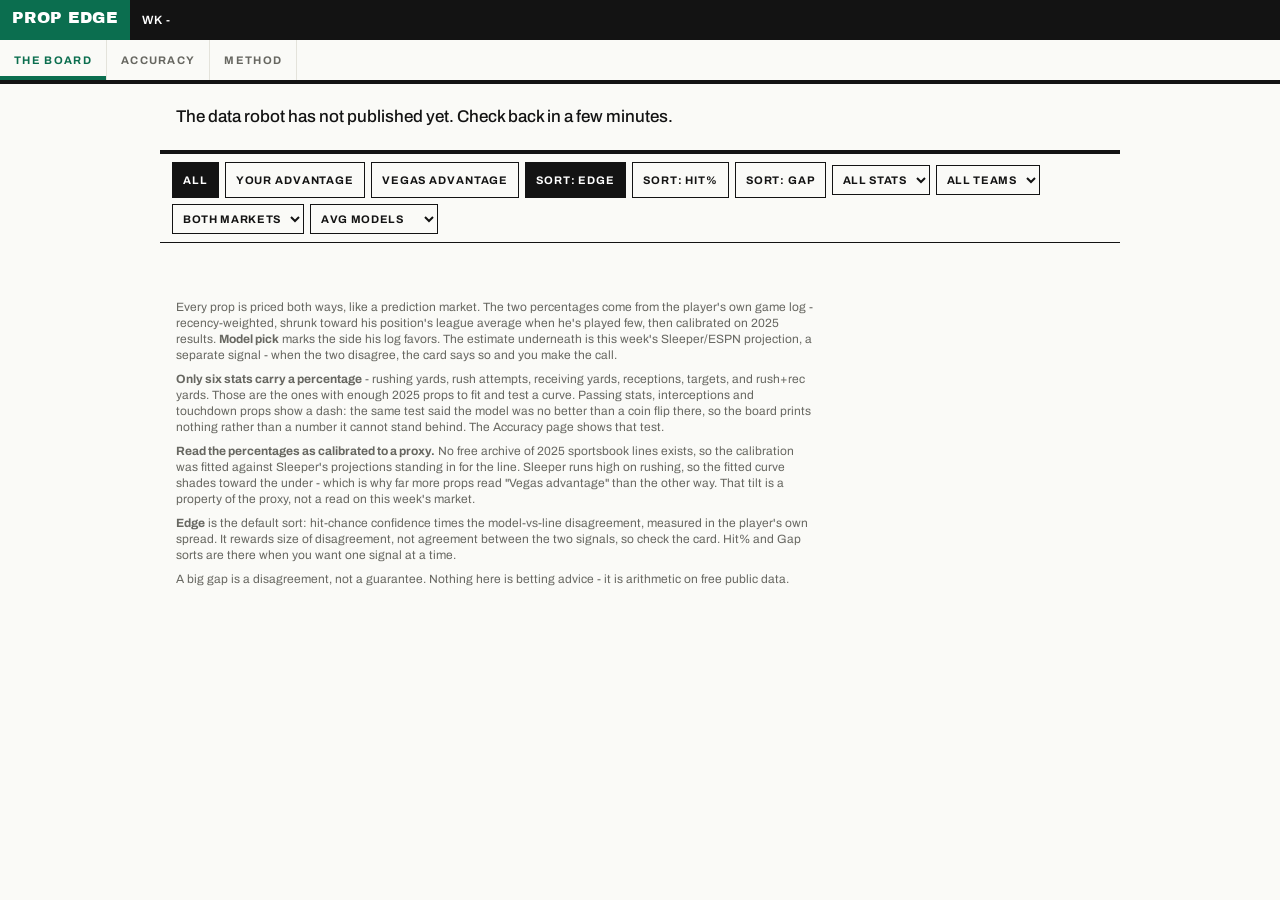
<file: index.html>
<!DOCTYPE html>
<html lang="en">
<head>
<meta charset="UTF-8" />
<meta name="viewport" content="width=device-width, initial-scale=1.0" />
<title>Prop Edge - The board</title>
<meta name="description" content="NFL player props: two free projection models against the real market lines, ranked by the size of the disagreement." />
<link rel="preconnect" href="https://fonts.googleapis.com" />
<link rel="preconnect" href="https://fonts.gstatic.com" crossorigin />
<link href="https://fonts.googleapis.com/css2?family=Archivo+Black&family=Archivo:wght@400;500;600;700&display=swap" rel="stylesheet" />
<link rel="stylesheet" href="ui.css" />
</head>
<body>
<div class="bug"><span class="b1"><a href="index.html">PROP EDGE</a></span><span class="b2" id="bug-week">WK -</span><span class="b3" id="bug-upd"></span></div>
<nav class="pagenav">
<a href="index.html" class="on">THE BOARD</a>
<a href="accuracy.html">ACCURACY</a>
<a href="method.html">METHOD</a>
</nav>
<main>
<p class="lede" id="lede">Loading the board - pulling the latest lines and projections.</p>
<div class="filters" id="filters">
  <button class="fbtn on" data-side="all">ALL</button>
  <button class="fbtn over" data-side="over">YOUR ADVANTAGE</button>
  <button class="fbtn under" data-side="under">VEGAS ADVANTAGE</button>
  <button class="fbtn srt on" data-sort="edge">SORT: EDGE</button>
  <button class="fbtn srt" data-sort="hit">SORT: HIT%</button>
  <button class="fbtn srt" data-sort="gap">SORT: GAP</button>
  <select id="sel-stat" aria-label="Stat filter"><option value="">ALL STATS</option></select>
  <select id="sel-team" aria-label="Team filter"><option value="">ALL TEAMS</option></select>
  <select id="sel-src" aria-label="Market source">
    <option value="">BOTH MARKETS</option><option value="fanduel">FANDUEL</option><option value="prizepicks">PRIZEPICKS</option>
  </select>
  <select id="sel-model" aria-label="Projection source">
    <option value="avg">AVG MODELS</option><option value="sleeper">SLEEPER ONLY</option><option value="espn">ESPN ONLY</option>
  </select>
  <span class="count" id="count"></span>
</div>
<div id="board"></div>
<p class="note" id="datanote"></p>
<section class="colophon">
<p>Every prop is priced both ways, like a prediction market. The two percentages come from the player's own game log - recency-weighted, shrunk toward his position's league average when he's played few, then calibrated on 2025 results. <b>Model pick</b> marks the side his log favors. The estimate underneath is this week's Sleeper/ESPN projection, a separate signal - when the two disagree, the card says so and you make the call.</p>
<p><b>Only six stats carry a percentage</b> - rushing yards, rush attempts, receiving yards, receptions, targets, and rush+rec yards. Those are the ones with enough 2025 props to fit and test a curve. Passing stats, interceptions and touchdown props show a dash: the same test said the model was no better than a coin flip there, so the board prints nothing rather than a number it cannot stand behind. The Accuracy page shows that test.</p>
<p><b>Read the percentages as calibrated to a proxy.</b> No free archive of 2025 sportsbook lines exists, so the calibration was fitted against Sleeper's projections standing in for the line. Sleeper runs high on rushing, so the fitted curve shades toward the under - which is why far more props read "Vegas advantage" than the other way. That tilt is a property of the proxy, not a read on this week's market.</p>
<p><b>Edge</b> is the default sort: hit-chance confidence times the model-vs-line disagreement, measured in the player's own spread. It rewards size of disagreement, not agreement between the two signals, so check the card. Hit% and Gap sorts are there when you want one signal at a time.</p>
<p>A big gap is a disagreement, not a guarantee. Nothing here is betting advice - it is arithmetic on free public data.</p>
</section>
</main>
<script>
const SB_URL = "https://aahqagqztanltejsqjom.supabase.co";
const SB_KEY = "eyJhbGciOiJIUzI1NiIsInR5cCI6IkpXVCJ9.eyJpc3MiOiJzdXBhYmFzZSIsInJlZiI6ImFhaHFhZ3F6dGFubHRlanNxam9tIiwicm9sZSI6ImFub24iLCJpYXQiOjE3ODg4OTU3MjIsImV4cCI6MjEwNDQ3MTcyMn0.GWQZZ0Sp45Q6mW8Fz3DYF2Gj-LEURBMa7HoWvBgXmaE";
const TZ = "America/Chicago";
const STAT_LABEL = {pass_yds:"Passing yards",pass_tds:"Passing TDs",pass_att:"Pass attempts",pass_comp:"Completions",pass_int:"Interceptions",rush_yds:"Rushing yards",rush_tds:"Rushing TDs",rush_att:"Rush attempts",rec_yds:"Receiving yards",rec:"Receptions",rec_tds:"Receiving TDs",rec_tgt:"Targets",rush_rec_yds:"Rush + receiving yards",pass_rush_yds:"Pass + rush yards",long_rec:"Longest reception",long_rush:"Longest rush",long_comp:"Longest completion",any_td:"Touchdowns"};
const UNIT = {pass_yds:"yards",pass_tds:"touchdowns",pass_att:"attempts",pass_comp:"completions",pass_int:"interceptions",rush_yds:"yards",rush_tds:"touchdowns",rush_att:"carries",rec_yds:"yards",rec:"receptions",rec_tds:"touchdowns",rec_tgt:"targets",rush_rec_yds:"yards",pass_rush_yds:"yards",long_rec:"yards",long_rush:"yards",long_comp:"yards",any_td:"touchdowns"};
const esc=s=>String(s??"").replace(/[&<>"']/g,c=>({"&":"&amp;","<":"&lt;",">":"&gt;",'"':"&quot;","'":"&#39;"}[c]));
const fmt=(n,d=1)=>n==null?"—":Number(n).toLocaleString("en-US",{maximumFractionDigits:d});
let ROWS=[], META={}, SIDE="all", MODEL="avg", PC=null, PG=null, SORT="edge", PM=null;

// Mirrors norm_name() in scripts/backtest.py. Python does
// NFKD -> encode("ascii","ignore"), which drops EVERY non-ASCII code point, not
// just combining marks: a curly apostrophe (U+2019) and an undecomposable letter
// (o-slash) both vanish there. Stripping only \u0300-\u036f here left
// "Ja<U+2019>Marr Chase" as a different key in JS than in Python and silently
// lost that player's curve, so drop all non-ASCII the same way.
function normName(s){
  return String(s||"").normalize("NFKD").replace(/[^\x00-\x7f]/g,"")
    .toLowerCase().replace(/\./g,"").replace(/'/g,"").replace(/-/g," ")
    .replace(/\b(jr|sr|ii|iii|iv|v)\b\.?/g,"").replace(/\s+/g," ").trim();
}
function erf(x){
  const s=x<0?-1:1, ax=Math.abs(x), t=1/(1+0.3275911*ax);
  const y=1-((((((1.061405429*t-1.453152027)*t)+1.421413741)*t-0.284496736)*t+0.254829592)*t)*Math.exp(-ax*ax);
  return s*y;
}
function interpCalib(xs,ys,p){
  if(p<=xs[0])return ys[0];
  if(p>=xs[xs.length-1])return ys[ys.length-1];
  let lo=0,hi=xs.length-1;
  while(hi-lo>1){const m=(lo+hi)>>1; if(xs[m]<=p)lo=m; else hi=m;}
  const span=(xs[hi]-xs[lo])||1;
  return ys[lo]+(p-xs[lo])/span*(ys[hi]-ys[lo]);
}
// P(X > line) for a Poisson count -- mirrors p_over_poisson() in backtest.py.
function poisOver(mean,line){
  const lam=Math.max(mean,1e-6);
  const k=(line!==Math.floor(line))?Math.ceil(line)-1:line;
  if(k<0)return 0.98;
  let cdf=0,term=Math.exp(-lam);
  for(let i=0;i<=k;i++){if(i)term*=lam/i;cdf+=term;}
  return Math.max(0.02,Math.min(0.98,1-cdf));
}
// Whether this stat earned a displayed probability. The backend already omits
// unpublished curves, but the board must not depend on that alone: a stale or
// partially written payload would otherwise resurrect the stats the 2025
// holdout says are coin flips, and those are exactly the ones that produced
// 90-98% "locks". So re-apply the gate here from whatever the payload carries,
// most authoritative first, and fail closed.
function statPublished(stat){
  if(!(PC&&PC[stat]))return false;                    // no curve shipped at all
  const g=(PG&&PG[stat])||null;
  if(g&&typeof g.published==="boolean")return g.published;
  if(PM&&Array.isArray(PM.published_stats))return PM.published_stats.indexOf(stat)>=0;
  // Older payload with no gate recorded: derive it from the graded sample the
  // payload does carry. Same threshold the backend uses (MIN_PAIRS).
  const minN=(PM&&PM.min_pairs)||1000;
  return !!(g&&typeof g.n==="number"&&g.n>=minN);
}
function playerHit(r){
  if(!statPublished(r.stat))return null;
  const c=PC[r.stat][normName(r.player)]; if(!c)return null;
  const dist=(PM&&PM.dist&&PM.dist[r.stat])||"normal";
  let p=dist==="poisson"?poisOver(c[1],r.line)
                        :0.5*(1+erf((c[1]-r.line)/(c[2]*Math.SQRT2)));
  p=Math.max(0.02,Math.min(0.98,p));
  const g=PG&&PG[r.stat];
  if(g&&g.calib_x&&g.calib_y&&g.calib_x.length)p=interpCalib(g.calib_x,g.calib_y,p);
  return {p:p,n:c[0],m:c[1],s:c[2]};
}

function projOf(r){
  const s=r.sleeper_proj, e=r.espn_proj;
  if(MODEL==="sleeper")return s;
  if(MODEL==="espn")return e;
  if(s!=null&&e!=null)return (s+e)/2;
  return s!=null?s:e;
}
function edgeOf(r){const p=projOf(r);return p==null?null:p-r.line;}
function passes(r){
  if(edgeOf(r)==null)return false;
  const st=document.getElementById("sel-stat").value; if(st&&r.stat!==st)return false;
  const tm=document.getElementById("sel-team").value; if(tm&&r.team!==tm)return false;
  const sc=document.getElementById("sel-src").value; if(sc&&r.source!==sc)return false;
  return true;
}
function barScale(rows){let m=10;for(const r of rows){const a=Math.abs(edgeOf(r)||0);if(a>m)m=a}return m;}
function edgeScore(r,h){
  if(!h)return -1;
  const gap=edgeOf(r); if(gap==null||!h.s)return -1;
  return (Math.max(h.p,1-h.p)-0.5)*(Math.abs(gap)/h.s);
}
function render(){
  const rows=ROWS.filter(passes).map(r=>({r,h:playerHit(r)}))
    .filter(({h})=>SIDE==="all"||(h&&(SIDE==="over"?h.p>=0.5:h.p<0.5)))
    .sort((a,b)=>{
      if(SORT==="gap")return Math.abs(edgeOf(b.r)||0)-Math.abs(edgeOf(a.r)||0);
      if(SORT==="hit"){
        const ka=a.h==null?-1:Math.abs(a.h.p-.5), kb=b.h==null?-1:Math.abs(b.h.p-.5);
        return kb-ka;
      }
      return edgeScore(b.r,b.h)-edgeScore(a.r,a.h);
    });
  document.getElementById("count").textContent=rows.length+" PROPS";
  const wrap=document.getElementById("board");wrap.innerHTML="";
  if(!rows.length){wrap.innerHTML='<p class="sec-note">Nothing on the board with these filters. Loosen one.</p>';return}
  for(const {r,h} of rows.slice(0,400)){
    const p=projOf(r), gap=p==null?null:p-r.line, you=h?h.p>=0.5:(gap!=null&&gap>0);
    const unit=UNIT[r.stat]||"";
    const statL=STAT_LABEL[r.stat]||r.stat;
    const k=r.kickoff?new Date(r.kickoff).toLocaleString("en-US",{timeZone:TZ,weekday:"short",hour:"numeric",minute:"2-digit"}):"";
    const hp=h==null?null:Math.round(h.p*100);
    const up=h==null?null:Math.round((1-h.p)*100);
    const pickOver=h?h.p>=0.5:(gap!=null&&gap>0);
    const noStat=!statPublished(r.stat);
    const say = h==null
      ? `${esc(r.player)}: the model says <b>${fmt(p)}</b>, the line is <b>${fmt(r.line)}</b>${gap==null?"":` - that is <b>${fmt(Math.abs(gap))} ${unit}</b> ${gap>0?"above":"under"} the number`}. ${noStat?"The player model is not validated for this stat, so there is no hit chance to show.":"No player curve yet, so no honest hit chance."}`
      : you
      ? `${esc(r.player)}: across <b>${h.n}</b> of his own tracked games he averages <b>${fmt(h.m)}</b> ${unit} - that clears the <b>${fmt(r.line)}</b> line <b>${hp}%</b> of the time. Your advantage.`
      // hp is the OVER chance; the under sentence needs its complement (up).
      : `${esc(r.player)}: across <b>${h.n}</b> of his own tracked games he averages <b>${fmt(h.m)}</b> ${unit} - that stays under the <b>${fmt(r.line)}</b> line <b>${up}%</b> of the time. Vegas advantage.`;
    const slT=r.sleeper_proj!=null?`Sleeper says <b>${fmt(r.sleeper_proj)}</b>`:"No Sleeper number";
    const esT=r.espn_proj!=null?`ESPN says <b>${fmt(r.espn_proj)}</b>`:"no ESPN number";
    const box=document.createElement("div");box.className="prop";
    box.innerHTML=`
      <button class="prow" type="button" aria-expanded="false">
        <span class="mk-top">
          <span class="mk-id">
            <span class="mk-player">${esc(r.player)}<em>${esc(r.team||"")}</em></span>
            <span class="mk-sub">${esc(statL)}${k?" · "+esc(k):""} · ${r.source==="fanduel"?"FANDUEL":"PRIZEPICKS"}</span>
          </span>
        </span>
        <span class="mk-mkt">
          <span class="mk-opt">
            <span class="mk-opt-top"><span class="mk-ask">OVER ${fmt(r.line)}${pickOver&&h?'<i class="mk-pick">MODEL PICK</i>':""}</span><span class="mk-price over">${hp==null?"—":hp+"%"}</span></span>
            <span class="mk-bar" aria-hidden="true"><span class="mk-tick"></span><span class="mk-fill over" style="width:${hp==null?0:hp}%"></span></span>
          </span>
          <span class="mk-opt">
            <span class="mk-opt-top"><span class="mk-ask">UNDER ${fmt(r.line)}${!pickOver&&h?'<i class="mk-pick">MODEL PICK</i>':""}</span><span class="mk-price under">${up==null?"—":up+"%"}</span></span>
            <span class="mk-bar" aria-hidden="true"><span class="mk-tick"></span><span class="mk-fill under" style="width:${up==null?0:up}%"></span></span>
          </span>
        </span>
        <span class="mk-data">
          <span><small>LINE</small><b>${fmt(r.line)}</b></span>
          <span><small>ESTIMATE</small><b>${fmt(p)}</b></span>
          <span><small>GAP</small><b>${gap==null||Math.abs(gap)<0.05?"0":(gap>0?"+":"−")+fmt(Math.abs(gap))}</b></span>
          <span><small>BASIS</small><b>${h?h.n+" GMS":"NO CURVE"}</b></span>
        </span>
      </button>
      <div class="pdet">
        <p class="psay">${say}</p>
        <p>${slT} · ${esT}. Showing the ${MODEL==="avg"?"average of the two":MODEL} estimate.</p>
        ${h?`<p>Hit chance basis: <b>${h.n}</b> of his tracked ${esc(statL.toLowerCase())} games (avg ${fmt(h.m)}, spread ${fmt(h.s)}), recency-weighted and shrunk toward his position's league average, then calibrated on 2025 results. Calibrated against Sleeper's projections, not against real sportsbook lines - the Method page explains what that does and does not buy you.</p>`
            :noStat?`<p>No hit chance for ${esc(statL.toLowerCase())}. On the 2025 walk-forward test this stat had too few graded props to fit and check a curve, and the model scored at or below a coin flip on it - so the board shows nothing rather than a number it cannot stand behind. The gap above is still real arithmetic.</p>`
                   :`<p>No player curve for ${esc(r.player)} on this stat yet (under 3 tracked games), so no honest hit chance - the gap is still real arithmetic.</p>`}
        ${h&&gap!=null&&Math.abs(gap)>0.05&&((h.p>=0.5)!==(gap>0))?`<p><b>These two signals disagree.</b> His game log points ${h.p>=0.5?"over":"under"} while this week's projection points ${gap>0?"over":"under"}. The hit% only knows his history; the projection is the only part that knows this week's matchup and role.</p>`:""}
        ${r.game?`<p><b>${esc(r.game)}</b>${k?" · "+esc(k):""}${r.over_odds?` · ${r.over_odds>0?"+":""}${r.over_odds}/${r.under_odds>0?"+":""}${r.under_odds}`:""}</p>`:(k?`<p><b>${esc(k)}</b>${r.over_odds?` · ${r.over_odds>0?"+":""}${r.over_odds}/${r.under_odds>0?"+":""}${r.under_odds}`:""}</p>`:"")}
      </div>`;
    box.querySelector(".prow").addEventListener("click",()=>{const o=box.classList.toggle("open");box.querySelector(".prow").setAttribute("aria-expanded",String(o))});
    wrap.appendChild(box);
  }
  if(rows.length>400){const p=document.createElement("p");p.className="sec-note";p.textContent=`Showing the 400 strongest of ${rows.length}. Filter down for the rest.`;wrap.appendChild(p)}
}
// latest_board holds the newest run PER LEAGUE, so the read has to filter to
// nfl or the CFB rows come with it. And PostgREST enforces its own max-rows
// (1000 here) server-side: a bigger `limit` does NOT raise it, it is silently
// capped, which was dropping ~350 of the 1351 NFL props and skewing the counts
// in the lede. Page through with offset instead, under a total ordering so a
// row cannot be duplicated or skipped across a page boundary.
const BOARD_ORDER="order=player.asc,stat.asc,line.asc,source.asc,kickoff.asc";
async function fetchBoard(pageSize=1000,maxPages=12){
  const h={apikey:SB_KEY,Authorization:"Bearer "+SB_KEY};
  const out=[];
  for(let p=0;p<maxPages;p++){
    const r=await fetch(`${SB_URL}/rest/v1/latest_board?select=*&league=eq.nfl&${BOARD_ORDER}&offset=${p*pageSize}&limit=${pageSize}`,{headers:h});
    if(!r.ok)throw new Error("board "+r.status);
    const d=await r.json();
    out.push(...d);
    if(d.length<pageSize)break;   // short page = last page
  }
  return out;
}
async function load(){
  try{
    ROWS=await fetchBoard();
    const m=await fetch(`${SB_URL}/rest/v1/runs?select=*&order=id.desc&limit=1`,{headers:{apikey:SB_KEY,Authorization:"Bearer "+SB_KEY}}).then(x=>x.json());
    META=(m&&m[0])||{};
    const bt=await fetch(`${SB_URL}/rest/v1/backtest?select=payload&id=eq.latest`,{headers:{apikey:SB_KEY,Authorization:"Bearer "+SB_KEY}}).then(x=>x.json());
    const pl=(bt&&bt[0]&&bt[0].payload)||{};
    PC=pl.player_curves||null; PG=pl.player_model_grade||null; PM=pl.player_model||null;
  }catch(err){
    document.getElementById("lede").textContent="The data robot has not published yet. Check back in a few minutes.";
    return;
  }
  const wk=META.week||"-";
  document.getElementById("bug-week").textContent="WK "+wk+" · "+(META.season||"");
  const u=META.taken_at?new Date(META.taken_at):null;
  document.getElementById("bug-upd").textContent=u?("UPD "+u.toLocaleString("en-US",{timeZone:TZ,month:"short",day:"numeric",hour:"numeric",minute:"2-digit"}).toUpperCase()):"";
  const stats=[...new Set(ROWS.map(r=>r.stat))].sort((a,b)=>(STAT_LABEL[a]||a).localeCompare(STAT_LABEL[b]||b));
  document.getElementById("sel-stat").innerHTML='<option value="">ALL STATS</option>'+stats.map(s=>`<option value="${esc(s)}">${esc((STAT_LABEL[s]||s).toUpperCase())}</option>`).join("");
  const teams=[...new Set(ROWS.map(r=>r.team).filter(Boolean))].sort();
  document.getElementById("sel-team").innerHTML='<option value="">ALL TEAMS</option>'+teams.map(t=>`<option>${esc(t)}</option>`).join("");
  const joined=ROWS.filter(r=>r.sleeper_proj!=null||r.espn_proj!=null).length;
  const priced=ROWS.filter(r=>playerHit(r)!=null).length;
  document.getElementById("lede").innerHTML=`Every NFL player prop on two free markets: <b>${joined} props</b> with a model number and a gap. <b>${priced}</b> of them also carry a hit chance - the six stats where the 2025 test says the player model earned one. Ranked by edge.`;
  const c=META.counts||{};
  document.getElementById("datanote").textContent=`Last pull: ${c.fanduel??"—"} FanDuel lines, ${c.prizepicks??"—"} PrizePicks lines, ${c.sleeper_proj??"—"} Sleeper projections, ${c.espn_proj??"—"} ESPN projections. NFL only; props with no model number are hidden by default.`;
  render();
}
// Scope each handler to its own group. ".fbtn" also matched the sort buttons,
// so a click on SORT: HIT% set SIDE to undefined and the side filter then kept
// only props with h.p < 0.5 -- every over-side prop vanished from the board.
document.querySelectorAll(".fbtn:not(.srt)").forEach(b=>b.addEventListener("click",()=>{
  SIDE=b.dataset.side;
  document.querySelectorAll(".fbtn:not(.srt)").forEach(x=>x.classList.toggle("on",x===b));
  render();
}));
document.querySelectorAll(".fbtn.srt").forEach(b=>b.addEventListener("click",()=>{
  SORT=b.dataset.sort;
  document.querySelectorAll(".fbtn.srt").forEach(x=>x.classList.toggle("on",x===b));
  render();
}));
["sel-stat","sel-team","sel-src"].forEach(id=>document.getElementById(id).addEventListener("change",render));
document.getElementById("sel-model").addEventListener("change",e=>{MODEL=e.target.value;render()});
load();
</script>
</body>
</html>
</file>
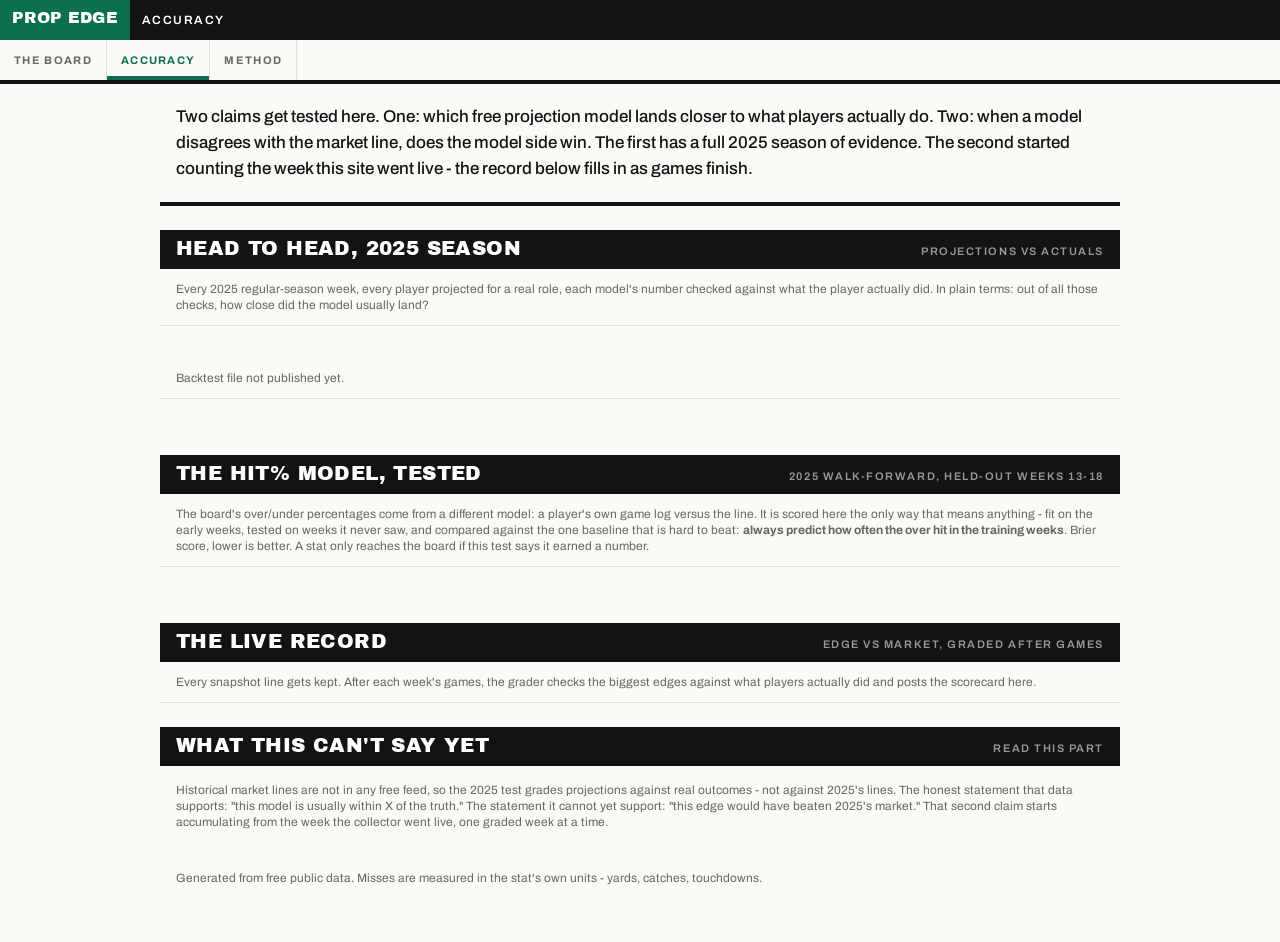
<file: accuracy.html>
<!DOCTYPE html>
<html lang="en">
<head>
<meta charset="UTF-8" />
<meta name="viewport" content="width=device-width, initial-scale=1.0" />
<title>Prop Edge - Accuracy</title>
<meta name="description" content="How often the free projection models are right, and whether the edge actually edges." />
<link rel="preconnect" href="https://fonts.googleapis.com" />
<link rel="preconnect" href="https://fonts.gstatic.com" crossorigin />
<link href="https://fonts.googleapis.com/css2?family=Archivo+Black&family=Archivo:wght@400;500;600;700&display=swap" rel="stylesheet" />
<link rel="stylesheet" href="ui.css" />
</head>
<body>
<div class="bug"><span class="b1"><a href="index.html">PROP EDGE</a></span><span class="b2">ACCURACY</span><span class="b3" id="bug-upd"></span></div>
<nav class="pagenav">
<a href="index.html">THE BOARD</a>
<a href="accuracy.html" class="on">ACCURACY</a>
<a href="method.html">METHOD</a>
</nav>
<main>
<p class="lede">Two claims get tested here. One: which free projection model lands closer to what players actually do. Two: when a model disagrees with the market line, does the model side win. The first has a full 2025 season of evidence. The second started counting the week this site went live - the record below fills in as games finish.</p>

<div class="strip-head"><h2>HEAD TO HEAD, 2025 SEASON</h2><span>PROJECTIONS VS ACTUALS</span></div>
<p class="sec-note">Every 2025 regular-season week, every player projected for a real role, each model's number checked against what the player actually did. In plain terms: out of all those checks, how close did the model usually land?</p>
<p class="note" id="verdict"></p>
<div id="cmp"></div>

<p class="note" id="weeks-note"></p>

<div class="strip-head"><h2>THE HIT% MODEL, TESTED</h2><span>2025 WALK-FORWARD, HELD-OUT WEEKS 13-18</span></div>
<p class="sec-note">The board's over/under percentages come from a different model: a player's own game log versus the line. It is scored here the only way that means anything - fit on the early weeks, tested on weeks it never saw, and compared against the one baseline that is hard to beat: <b>always predict how often the over hit in the training weeks</b>. Brier score, lower is better. A stat only reaches the board if this test says it earned a number.</p>
<div id="pm"></div>
<p class="note" id="pm-note"></p>

<div class="strip-head"><h2>THE LIVE RECORD</h2><span>EDGE VS MARKET, GRADED AFTER GAMES</span></div>
<p class="sec-note" id="live-note">Every snapshot line gets kept. After each week's games, the grader checks the biggest edges against what players actually did and posts the scorecard here.</p>
<div id="live"></div>

<div class="strip-head"><h2>WHAT THIS CAN'T SAY YET</h2><span>READ THIS PART</span></div>
<p class="note" id="limits">Historical market lines are not in any free feed, so the 2025 test grades projections against real outcomes - not against 2025's lines. The honest statement that data supports: "this model is usually within X of the truth." The statement it cannot yet support: "this edge would have beaten 2025's market." That second claim starts accumulating from the week the collector went live, one graded week at a time.</p>
<section class="colophon"><p>Generated from free public data. Misses are measured in the stat's own units - yards, catches, touchdowns.</p></section>
</main>
<script>
const SB_URL="https://aahqagqztanltejsqjom.supabase.co", SB_KEY="eyJhbGciOiJIUzI1NiIsInR5cCI6IkpXVCJ9.eyJpc3MiOiJzdXBhYmFzZSIsInJlZiI6ImFhaHFhZ3F6dGFubHRlanNxam9tIiwicm9sZSI6ImFub24iLCJpYXQiOjE3ODg4OTU3MjIsImV4cCI6MjEwNDQ3MTcyMn0.GWQZZ0Sp45Q6mW8Fz3DYF2Gj-LEURBMa7HoWvBgXmaE";
const STAT_LABEL={pass_yds:"Passing yards",pass_tds:"Passing TDs",pass_att:"Pass attempts",pass_comp:"Completions",pass_int:"Interceptions",rush_yds:"Rushing yards",rush_tds:"Rushing TDs",rush_att:"Rush attempts",rec_yds:"Receiving yards",rec:"Receptions",rec_tds:"Receiving TDs",rec_tgt:"Targets"};
const ORDER=["pass_yds","pass_tds","pass_att","pass_comp","pass_int","rush_yds","rush_att","rush_tds","rec_yds","rec","rec_tgt","rec_tds"];
const esc=s=>String(s??"").replace(/[&<>"']/g,c=>({"&":"&amp;","<":"&lt;",">":"&gt;",'"':"&quot;","'":"&#39;"}[c]));
const fmt=(n,d=1)=>n==null?"—":Number(n).toLocaleString("en-US",{maximumFractionDigits:d});
async function load(){
  let bt=null, live=[];
  try{
    const h={apikey:SB_KEY,Authorization:"Bearer "+SB_KEY};
    bt=await fetch(`${SB_URL}/rest/v1/backtest?select=payload&id=eq.latest`,{headers:h}).then(r=>r.json()).then(x=>x&&x[0]&&x[0].payload);
    live=await fetch(`${SB_URL}/rest/v1/live_grades?select=*&season=eq.2026&order=week.desc&limit=1000`,{headers:h}).then(r=>r.ok?r.json():[]);
  }catch(e){}
  if(!bt){document.getElementById("cmp").innerHTML='<p class="sec-note">Backtest file not published yet.</p>';return}
  const ERRS=bt.errors||{};
  const UNIT={pass_yds:"yards",pass_tds:"touchdowns",pass_att:"attempts",pass_comp:"completions",pass_int:"interceptions",rush_yds:"yards",rush_tds:"touchdowns",rush_att:"carries",rec_yds:"yards",rec:"receptions",rec_tds:"touchdowns",rec_tgt:"targets",rush_rec_yds:"yards",pass_rush_yds:"yards",any_td:"touchdowns"};
  const LABEL2=Object.assign({},STAT_LABEL,{rush_rec_yds:"Rush + receiving yards",pass_rush_yds:"Pass + rush yards",any_td:"Touchdowns scored"});
  const stats=ORDER.concat(["rush_rec_yds","pass_rush_yds","any_td"]).filter(s=>(ERRS.sleeper||{})[s]&&(ERRS.espn||{})[s]);
  const q=(a,p)=>a[Math.min(a.length-1,Math.round(p/100*(a.length-1)))];
  const nice=(v,u)=>u==="yards"&&v>=19.5?Math.round(v):Math.round(v*10)/10;
  const rowsFor=(key,name)=>stats.map(s=>({s,name,d:(ERRS[key]||{})[s]})).filter(x=>x.d);
  // errors.{sleeper,espn,avg} are three DIFFERENT samples: avg only exists where
  // both models projected the player. Picking a winner by comparing medians
  // across them is not a head-to-head. errors_matched is the matched sample.
  const MATCH=(bt.errors_matched||{}).stats||{};
  const wins={Sleeper:0,ESPN:0,"Average":0};
  const html=stats.map(s=>{
    const cells=[["sleeper","SLEEPER"],["espn","ESPN"],["avg","THE AVERAGE"]].map(([k,nm])=>{
      const d=(ERRS[k]||{})[s]; if(!d)return null;
      return {nm, med:q(d.ae_q,50), p90:q(d.ae_q,90), n:d.n};
    }).filter(Boolean);
    const mm=MATCH[s];
    let best=null;
    if(mm){
      const cand=[["SLEEPER",mm.sleeper_mae],["ESPN",mm.espn_mae],["THE AVERAGE",mm.avg_mae]]
        .filter(([,v])=>v!=null).sort((a,b)=>a[1]-b[1])[0];
      if(cand){best=cells.find(c=>c.nm===cand[0])||null;
        wins[cand[0]==="SLEEPER"?"Sleeper":cand[0]==="ESPN"?"ESPN":"Average"]++;}
    }
    return `<div class="accrow"><div class="st">${esc(LABEL2[s]||s)}</div>`+cells.map(c=>
      `<div class="line"><span class="who">${c.nm}</span><span>out of <b>${c.n.toLocaleString("en-US")}</b> checks, landed within <b>${nice(c.med,UNIT[s])} ${UNIT[s]}</b> of the truth half the time, within <b>${nice(c.p90,UNIT[s])} ${UNIT[s]}</b> nine times out of ten</span>${best&&c===best?'<span class="closer">CLOSEST</span>':''}</div>`
    ).join("")+`</div>`;
  }).join("");
  document.getElementById("cmp").innerHTML=html;
  document.getElementById("verdict").innerHTML=
    `We tracked <b>${stats.length} stats</b> across the full 2025 season. On the matched sample - only the player-weeks where both models published a number, so it is a real head-to-head - Sleeper was closer on <b>${wins.Sleeper}</b> stats, ESPN on <b>${wins.ESPN}</b>, and the average of the two on <b>${wins.Average}</b>. The spread figures under each name are that model's own full sample, so they are descriptive, not the comparison. Stat by stat:`;
  const wkS=bt.seasons["2025_sleeper"]?.by_week_mae||{};
  const wvals=Object.values(wkS).map(x=>x.rec_yds).filter(v=>v!=null);
  if(wvals.length){
    document.getElementById("weeks-note").innerHTML=
      `Week to week, nothing moved: the receiving-yards miss stayed between <b>${fmt(Math.min(...wvals))} and ${fmt(Math.max(...wvals))} yards</b> across all ${wvals.length} weeks of 2025. The model is steady, not streaky.`;
  }
  // --- player model: honest holdout table -------------------------------
  const PG=bt.player_model_grade||{}, PUB=new Set(bt.player_model_published||[]);
  const pmRows=Object.entries(PG).filter(([k,v])=>k!=="_all"&&v.holdout_n)
    .sort((a,b)=>(b[1].holdout_n||0)-(a[1].holdout_n||0));
  const pct=v=>v==null?"—":(v>0?"+":"")+v.toFixed(2)+"%";
  document.getElementById("pm").innerHTML=pmRows.map(([k,v])=>{
    const on=PUB.has(k), sk=v.holdout_skill_vs_base_rate;
    return `<div class="accrow"><div class="st">${esc(LABEL2[k]||k)}</div>`
      +`<div class="line"><span class="who">${on?"ON THE BOARD":"NOT SHOWN"}</span>`
      +`<span>out of <b>${(v.holdout_n||0).toLocaleString("en-US")}</b> held-out props it scored <b>${(v.holdout_brier??0).toFixed(4)}</b> against the base-rate baseline's <b>${(v.holdout_brier_base_rate??0).toFixed(4)}</b> — <b>${pct(sk)}</b>, and it ranked winners over losers <b>${((v.holdout_auc??0.5)*100).toFixed(1)}%</b> of the time (50% is a coin flip)</span>`
      +`${on?'<span class="closer">PUBLISHED</span>':''}</div></div>`;
  }).join("")||'<p class="sec-note">No graded stats in this payload.</p>';
  const A=PG._all||{};
  document.getElementById("pm-note").innerHTML=
    `Across all <b>${(A.holdout_n||0).toLocaleString("en-US")}</b> held-out props the model scored <b>${(A.holdout_brier??0).toFixed(4)}</b>. `
    +`Always guessing the training weeks' over rate (<b>${A.train_over_rate!=null?Math.round(A.train_over_rate*100)+"%":"—"}</b>) scores <b>${(A.holdout_brier_base_rate??0).toFixed(4)}</b>, so the model's real gain is <b>${pct(A.holdout_skill_vs_base_rate)}</b> — small and honest. `
    +`Uncalibrated it scores <b>${(A.holdout_brier_raw??0).toFixed(4)}</b>, worse than the baseline: the calibration step is doing most of the work. `
    +`<b>And the calibration was fitted against Sleeper's projections standing in for the line</b>, because no free archive of 2025 sportsbook lines exists. Sleeper's numbers run high on rushing, so the fitted curve shades those props toward the under whether or not a real bookmaker's line would. Until the live record below is deep enough to refit against actual market lines, read every percentage as calibrated to that proxy.`;
  const lv=document.getElementById("live");
  if(live&&live.length){
    const hits=live.filter(g=>g.hit).length;
    const md=live.filter(g=>g.model_hit!=null);
    const mh=md.filter(g=>g.model_hit).length;
    lv.innerHTML=`<p class="note">Out of <b>${live.length}</b> projection-gap edges graded so far, <b>${hits}</b> held and <b>${live.length-hits}</b> did not.`
      +(md.length?` The board's own hit% side was gradable on <b>${md.length}</b> of them and went <b>${mh}-${md.length-mh}</b>.`:` The board's hit% side is not graded yet.`)+`</p>`
      +live.slice(0,60).map(g=>`<div class="rec"><span class="d">W${g.week}</span><span class="pk"><b>${esc(g.player)}</b> ${esc(g.stat)} · ${g.side} ${fmt(g.line)} <span style="color:var(--muted)">(${esc(g.proj_source)} ${fmt(g.proj_value)}, actual ${fmt(g.actual)})</span></span><span class="res ${g.hit?"hit":"miss"}">${g.hit?"HIT":"MISS"}</span></div>`).join("");
  }else{
    lv.innerHTML='<p class="sec-note">No graded weeks yet. The collector started Week 1, 2026 - the first scorecard posts after those games finish.</p>';
  }
  const u=bt.generated?new Date(bt.generated):null;
  document.getElementById("bug-upd").textContent=u?("BT "+u.toLocaleDateString("en-US",{month:"short",day:"numeric"}).toUpperCase()):"";
}
load();
</script>
</body>
</html>
</file>
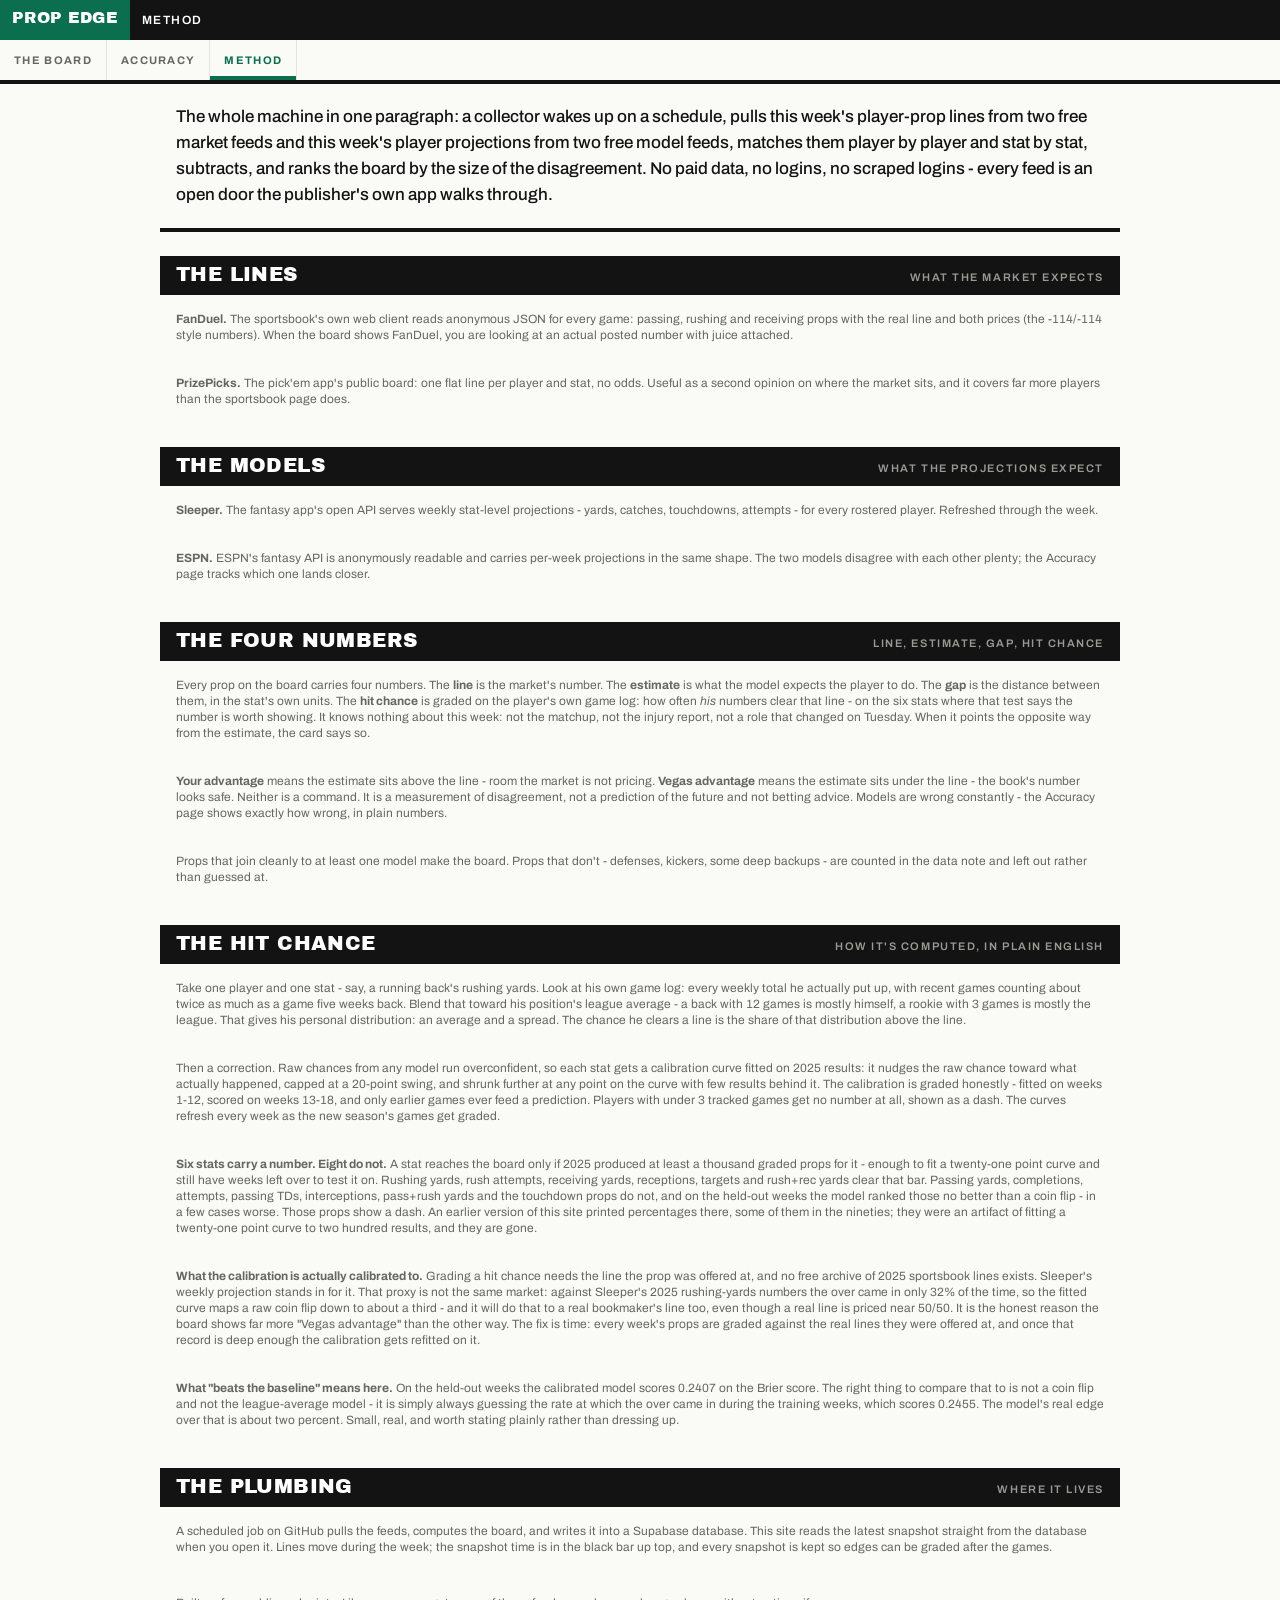
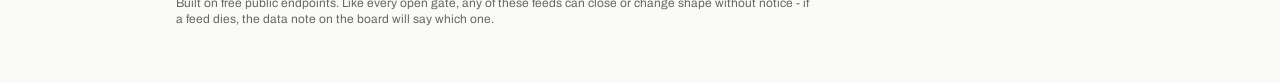
<file: method.html>
<!DOCTYPE html>
<html lang="en">
<head>
<meta charset="UTF-8" />
<meta name="viewport" content="width=device-width, initial-scale=1.0" />
<title>Prop Edge - Method</title>
<meta name="description" content="Where the numbers come from and exactly what the edge number means." />
<link rel="preconnect" href="https://fonts.googleapis.com" />
<link rel="preconnect" href="https://fonts.gstatic.com" crossorigin />
<link href="https://fonts.googleapis.com/css2?family=Archivo+Black&family=Archivo:wght@400;500;600;700&display=swap" rel="stylesheet" />
<link rel="stylesheet" href="ui.css" />
</head>
<body>
<div class="bug"><span class="b1"><a href="index.html">PROP EDGE</a></span><span class="b2">METHOD</span><span class="b3"></span></div>
<nav class="pagenav">
<a href="index.html">THE BOARD</a>
<a href="accuracy.html">ACCURACY</a>
<a href="method.html" class="on">METHOD</a>
</nav>
<main>
<p class="lede">The whole machine in one paragraph: a collector wakes up on a schedule, pulls this week's player-prop lines from two free market feeds and this week's player projections from two free model feeds, matches them player by player and stat by stat, subtracts, and ranks the board by the size of the disagreement. No paid data, no logins, no scraped logins - every feed is an open door the publisher's own app walks through.</p>

<div class="strip-head"><h2>THE LINES</h2><span>WHAT THE MARKET EXPECTS</span></div>
<p class="note"><b>FanDuel.</b> The sportsbook's own web client reads anonymous JSON for every game: passing, rushing and receiving props with the real line and both prices (the -114/-114 style numbers). When the board shows FanDuel, you are looking at an actual posted number with juice attached.</p>
<p class="note"><b>PrizePicks.</b> The pick'em app's public board: one flat line per player and stat, no odds. Useful as a second opinion on where the market sits, and it covers far more players than the sportsbook page does.</p>

<div class="strip-head"><h2>THE MODELS</h2><span>WHAT THE PROJECTIONS EXPECT</span></div>
<p class="note"><b>Sleeper.</b> The fantasy app's open API serves weekly stat-level projections - yards, catches, touchdowns, attempts - for every rostered player. Refreshed through the week.</p>
<p class="note"><b>ESPN.</b> ESPN's fantasy API is anonymously readable and carries per-week projections in the same shape. The two models disagree with each other plenty; the Accuracy page tracks which one lands closer.</p>

<div class="strip-head"><h2>THE FOUR NUMBERS</h2><span>LINE, ESTIMATE, GAP, HIT CHANCE</span></div>
<p class="note">Every prop on the board carries four numbers. The <b>line</b> is the market's number. The <b>estimate</b> is what the model expects the player to do. The <b>gap</b> is the distance between them, in the stat's own units. The <b>hit chance</b> is graded on the player's own game log: how often <i>his</i> numbers clear that line - on the six stats where that test says the number is worth showing. It knows nothing about this week: not the matchup, not the injury report, not a role that changed on Tuesday. When it points the opposite way from the estimate, the card says so.</p>
<p class="note"><b>Your advantage</b> means the estimate sits above the line - room the market is not pricing. <b>Vegas advantage</b> means the estimate sits under the line - the book's number looks safe. Neither is a command. It is a measurement of disagreement, not a prediction of the future and not betting advice. Models are wrong constantly - the Accuracy page shows exactly how wrong, in plain numbers.</p>
<p class="note">Props that join cleanly to at least one model make the board. Props that don't - defenses, kickers, some deep backups - are counted in the data note and left out rather than guessed at.</p>

<div class="strip-head"><h2>THE HIT CHANCE</h2><span>HOW IT'S COMPUTED, IN PLAIN ENGLISH</span></div>
<p class="note">Take one player and one stat - say, a running back's rushing yards. Look at his own game log: every weekly total he actually put up, with recent games counting about twice as much as a game five weeks back. Blend that toward his position's league average - a back with 12 games is mostly himself, a rookie with 3 games is mostly the league. That gives his personal distribution: an average and a spread. The chance he clears a line is the share of that distribution above the line.</p>
<p class="note">Then a correction. Raw chances from any model run overconfident, so each stat gets a calibration curve fitted on 2025 results: it nudges the raw chance toward what actually happened, capped at a 20-point swing, and shrunk further at any point on the curve with few results behind it. The calibration is graded honestly - fitted on weeks 1-12, scored on weeks 13-18, and only earlier games ever feed a prediction. Players with under 3 tracked games get no number at all, shown as a dash. The curves refresh every week as the new season's games get graded.</p>

<p class="note"><b>Six stats carry a number. Eight do not.</b> A stat reaches the board only if 2025 produced at least a thousand graded props for it - enough to fit a twenty-one point curve and still have weeks left over to test it on. Rushing yards, rush attempts, receiving yards, receptions, targets and rush+rec yards clear that bar. Passing yards, completions, attempts, passing TDs, interceptions, pass+rush yards and the touchdown props do not, and on the held-out weeks the model ranked those no better than a coin flip - in a few cases worse. Those props show a dash. An earlier version of this site printed percentages there, some of them in the nineties; they were an artifact of fitting a twenty-one point curve to two hundred results, and they are gone.</p>

<p class="note"><b>What the calibration is actually calibrated to.</b> Grading a hit chance needs the line the prop was offered at, and no free archive of 2025 sportsbook lines exists. Sleeper's weekly projection stands in for it. That proxy is not the same market: against Sleeper's 2025 rushing-yards numbers the over came in only 32% of the time, so the fitted curve maps a raw coin flip down to about a third - and it will do that to a real bookmaker's line too, even though a real line is priced near 50/50. It is the honest reason the board shows far more "Vegas advantage" than the other way. The fix is time: every week's props are graded against the real lines they were offered at, and once that record is deep enough the calibration gets refitted on it.</p>

<p class="note"><b>What "beats the baseline" means here.</b> On the held-out weeks the calibrated model scores 0.2407 on the Brier score. The right thing to compare that to is not a coin flip and not the league-average model - it is simply always guessing the rate at which the over came in during the training weeks, which scores 0.2455. The model's real edge over that is about two percent. Small, real, and worth stating plainly rather than dressing up.</p>

<div class="strip-head"><h2>THE PLUMBING</h2><span>WHERE IT LIVES</span></div>
<p class="note">A scheduled job on GitHub pulls the feeds, computes the board, and writes it into a Supabase database. This site reads the latest snapshot straight from the database when you open it. Lines move during the week; the snapshot time is in the black bar up top, and every snapshot is kept so edges can be graded after the games.</p>
<section class="colophon"><p>Built on free public endpoints. Like every open gate, any of these feeds can close or change shape without notice - if a feed dies, the data note on the board will say which one.</p></section>
</main>
</body>
</html>
</file>
<file: ui.css>
/* PROP EDGE - shared chrome. DNA: The Model's market-edge pages, accent traded to money green. */
:root{
  --paper:#FAFAF7; --ink:#131313; --muted:#676761; --faint:#E4E3DB;
  --green:#0B6E4F; --red:#B3261E;
}
*{margin:0;padding:0;box-sizing:border-box;border-radius:0!important}
body{background:var(--paper);color:var(--ink);font-family:"Archivo",sans-serif;font-size:15px;line-height:20px;font-variant-numeric:tabular-nums;-webkit-text-size-adjust:100%}
.disp{font-family:"Archivo Black",sans-serif;font-weight:400}
.bug{position:sticky;top:0;z-index:9;background:var(--ink);color:#fff;display:flex;align-items:stretch;font-size:12px}
.bug .b1{background:var(--green);padding:8px 12px;font-family:"Archivo Black";font-size:16px;letter-spacing:.02em}
.bug .b1 a{color:#fff;text-decoration:none}
.bug .b2{padding:10px 12px;font-weight:600;letter-spacing:.12em}
.bug .b3{margin-left:auto;padding:10px 12px;color:#9a9a94;font-weight:500}
.pagenav{position:sticky;top:36px;z-index:8;background:var(--paper);display:flex;overflow-x:auto;border-bottom:4px solid var(--ink);-webkit-overflow-scrolling:touch}
.pagenav a{flex:0 0 auto;padding:10px 14px;font-size:11px;font-weight:700;letter-spacing:.12em;color:var(--muted);text-decoration:none;border-right:1px solid var(--faint)}
.pagenav a.on{color:var(--green);box-shadow:inset 0 -4px 0 var(--green)}
.strip-head{background:var(--ink);color:#fff;padding:8px 16px;display:flex;justify-content:space-between;align-items:baseline;margin-top:24px}
.strip-head h2{font-family:"Archivo Black";font-size:20px;letter-spacing:.02em;font-weight:400}
.strip-head span{font-size:11px;letter-spacing:.14em;color:#9a9a94;font-weight:600}
.lede{padding:20px 16px;font-size:17px;line-height:26px;font-weight:500;border-bottom:4px solid var(--ink)}
.lede b{color:var(--green)}
.sec-note{padding:12px 16px;font-size:12px;line-height:16px;color:var(--muted);border-bottom:1px solid var(--faint)}
.note{padding:16px;font-size:12px;color:var(--muted);line-height:16px}
.colophon{padding:24px 16px 48px;font-size:12px;line-height:16px;color:var(--muted)}
.colophon p{max-width:640px;margin-bottom:8px}
/* filter bar */
.filters{position:sticky;top:77px;z-index:7;background:var(--paper);border-bottom:1px solid var(--ink);padding:8px 12px;display:flex;gap:6px;flex-wrap:wrap;align-items:center}
.filters .fbtn{font:inherit;font-size:11px;font-weight:700;letter-spacing:.08em;padding:7px 10px;border:1px solid var(--ink);background:var(--paper);color:var(--ink);cursor:pointer}
.filters .fbtn.on{background:var(--ink);color:#fff}
.filters .fbtn.over.on{background:var(--green);border-color:var(--green)}
.filters .fbtn.under.on{background:var(--red);border-color:var(--red)}
.filters select{font:inherit;font-size:11px;font-weight:700;letter-spacing:.06em;padding:7px 6px;border:1px solid var(--ink);background:var(--paper);color:var(--ink);max-width:40vw}
.filters .count{margin-left:auto;font-size:11px;font-weight:700;letter-spacing:.1em;color:var(--muted)}
/* board rows: prediction-market cards */
.prop{border-bottom:1px solid var(--faint)}
.prop:nth-child(even){background:#F3F2EC}
.prow{display:block;width:100%;background:none;border:none;font:inherit;color:inherit;cursor:pointer;text-align:left;padding:12px 14px}
.mk-top{display:flex;justify-content:space-between;align-items:flex-start;gap:12px}
.mk-player{font-weight:700;font-size:16px}
.mk-player em{font-style:normal;font-size:11px;font-weight:700;letter-spacing:.08em;color:var(--muted);margin-left:6px}
.mk-sub{display:block;font-size:12px;color:var(--muted);margin-top:3px}
.mk-side{flex:0 0 auto;text-align:right}
.mk-mkt{display:block;margin-top:10px}
.mk-opt{display:block;padding:5px 0}
.mk-opt-top{display:flex;justify-content:space-between;align-items:baseline;margin-bottom:4px}
.mk-ask{font-size:11px;font-weight:800;letter-spacing:.1em}
.mk-pick{font-style:normal;font-size:8px;font-weight:800;letter-spacing:.1em;color:#fff;background:var(--ink);padding:2px 5px;margin-left:6px;vertical-align:2px}
.mk-price{font-family:"Archivo Black";font-size:24px;line-height:26px}
.mk-price.over{color:var(--green)}
.mk-price.under{color:var(--red)}
.mk-bar{position:relative;display:block;height:8px;background:var(--faint)}
.mk-fill{position:absolute;top:0;bottom:0;left:0}
.mk-fill.over{background:var(--green)}
.mk-fill.under{background:var(--red)}
.mk-tick{position:absolute;top:-3px;bottom:-3px;left:50%;width:2px;background:var(--ink);opacity:.5}
.mk-data{display:grid;grid-template-columns:repeat(4,1fr);margin-top:10px;border-top:1px solid var(--faint)}
.mk-data>span{padding:8px 8px 0 0}
.mk-data small{display:block;font-size:9px;font-weight:700;letter-spacing:.1em;color:var(--muted)}
.mk-data b{font-size:14px;font-weight:700}
.mk-data b.you{color:var(--green)}
.mk-data b.vegas{color:var(--red)}
.pdet{display:none;padding:2px 14px 14px;font-size:13px;line-height:20px}
.prop.open .pdet{display:block}
.pdet p{padding:8px 0;border-top:1px solid var(--faint);overflow-wrap:anywhere}
.pdet b{font-weight:700}
/* accuracy */
.accrow{border-bottom:1px solid var(--faint);padding:12px 16px}
.accrow .st{font-weight:700;font-size:13px;letter-spacing:.04em;padding-bottom:4px}
.accrow .line{display:flex;gap:8px;align-items:baseline;padding:3px 0;font-size:13px;line-height:18px;color:var(--muted)}
.accrow .line b{color:var(--ink);font-weight:700}
.accrow .who{flex:0 0 86px;font-size:10px;font-weight:800;letter-spacing:.08em;color:var(--ink)}
.accrow .closer{flex:0 0 auto;font-size:9px;font-weight:800;letter-spacing:.1em;color:var(--green);border:1px solid var(--green);padding:2px 5px}
.vs-grid{display:grid;grid-template-columns:1fr 1fr;border-top:4px solid var(--ink)}
.vs-cell{padding:16px;border-bottom:1px solid var(--faint);text-align:center}
.vs-cell:first-child{border-right:1px solid var(--faint)}
.vs-cell .n{font-family:"Archivo Black";font-size:32px;line-height:36px;display:block}
.vs-cell .n.green{color:var(--green)}
.vs-cell .l{font-size:10px;font-weight:600;letter-spacing:.1em;color:var(--muted);text-transform:uppercase}
.cmp{display:grid;grid-template-columns:110px 1fr 1fr 74px;gap:8px;align-items:center;padding:8px 16px;border-bottom:1px solid var(--faint);font-size:12px}
.cmp .st{font-weight:700}
.cmp .bars i{display:block;height:8px;margin:2px 0}
.cmp .bars .a{background:var(--ink)}
.cmp .bars .b{background:var(--green)}
.cmp .win{text-align:right;font-weight:800;font-size:11px;letter-spacing:.06em}
.cmp.head{font-size:10px;font-weight:700;letter-spacing:.1em;color:var(--muted);border-bottom:1px solid var(--ink)}
.wkrow{display:grid;grid-template-columns:44px 1fr 60px;gap:8px;align-items:center;padding:3px 16px;font-size:11px;font-weight:600;color:var(--muted)}
.wkrow i{display:block;height:8px;background:var(--green)}
.wkrow .va{text-align:right;font-variant-numeric:tabular-nums}
.rec{display:grid;grid-template-columns:64px 1fr auto;gap:8px;padding:10px 16px;border-bottom:1px solid var(--faint);font-size:13px;align-items:baseline}
.rec .d{font-size:11px;font-weight:700;letter-spacing:.08em;color:var(--muted)}
.rec .res{font-family:"Archivo Black";font-size:14px;text-align:right}
.rec .res.hit{color:var(--green)}
.rec .res.miss{color:var(--muted);text-decoration:line-through}
@media(min-width:760px){
  main{max-width:960px;margin:0 auto}
}
</file>
